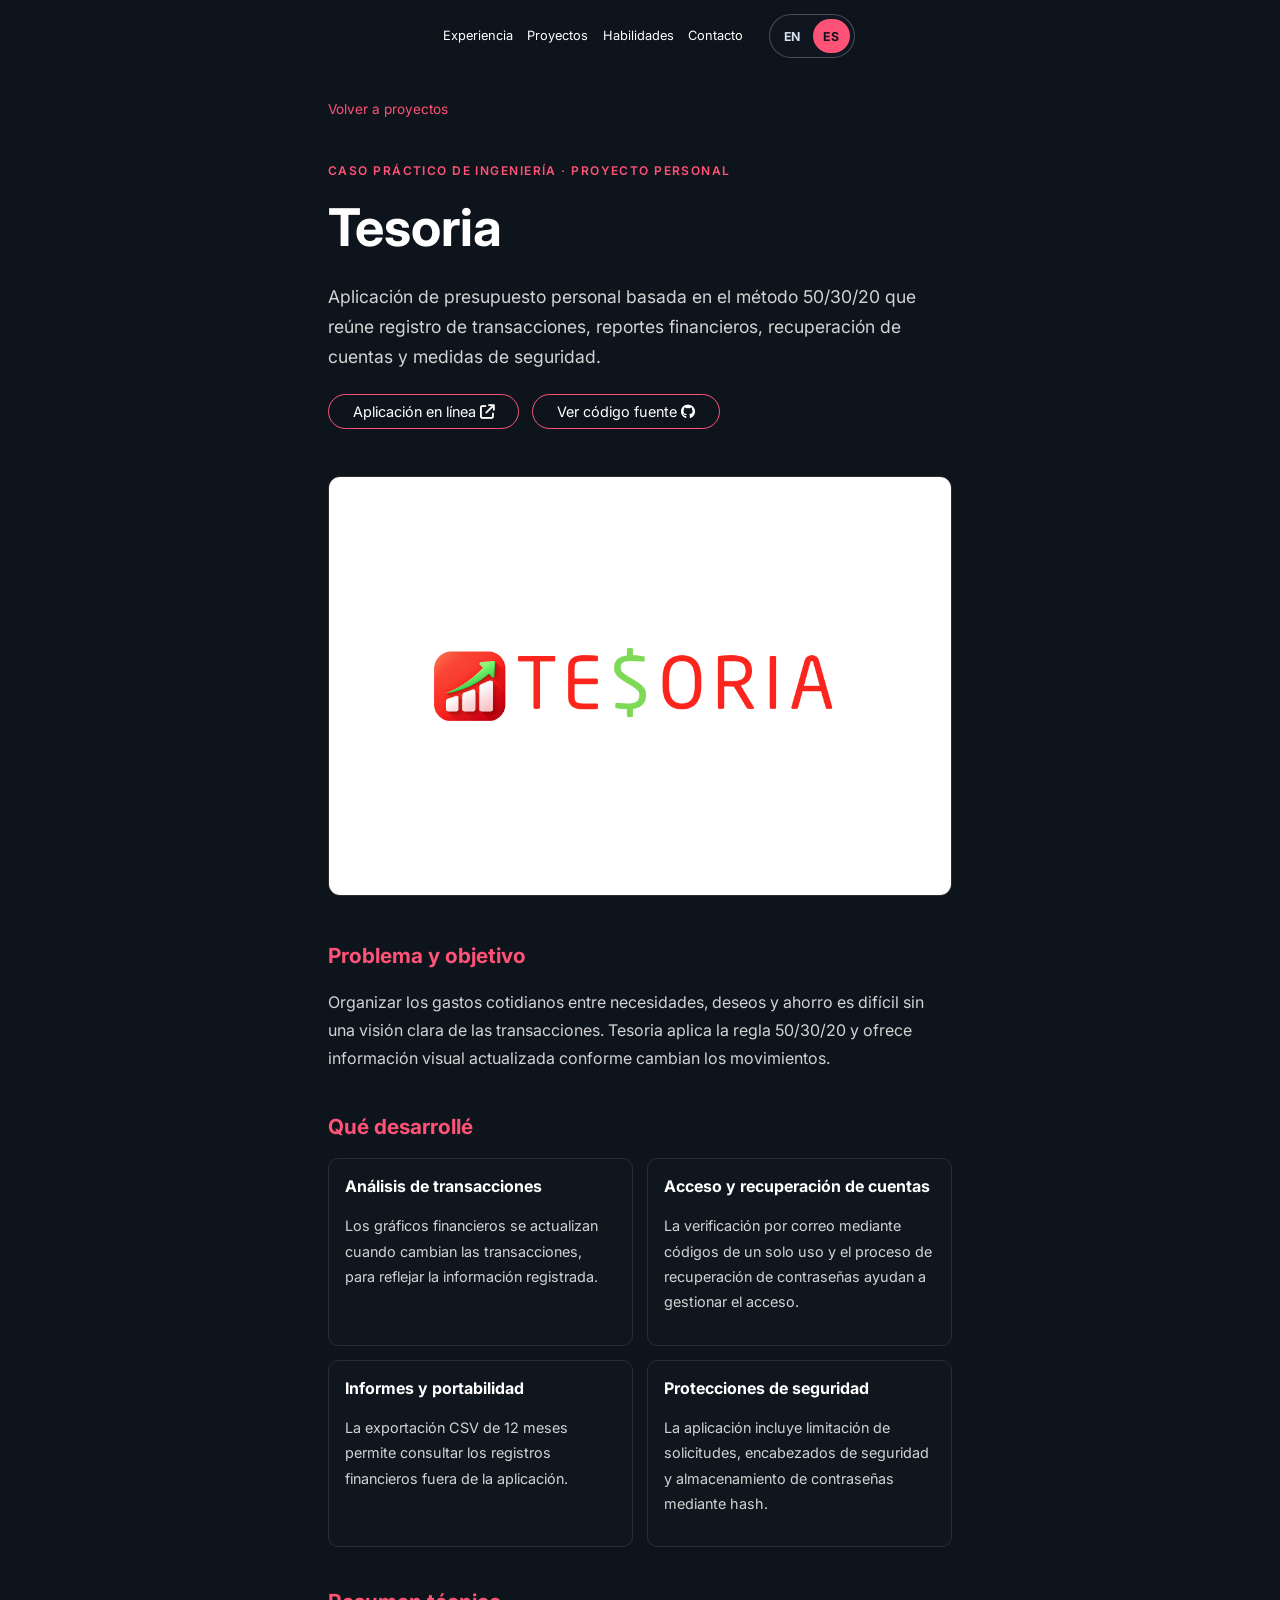
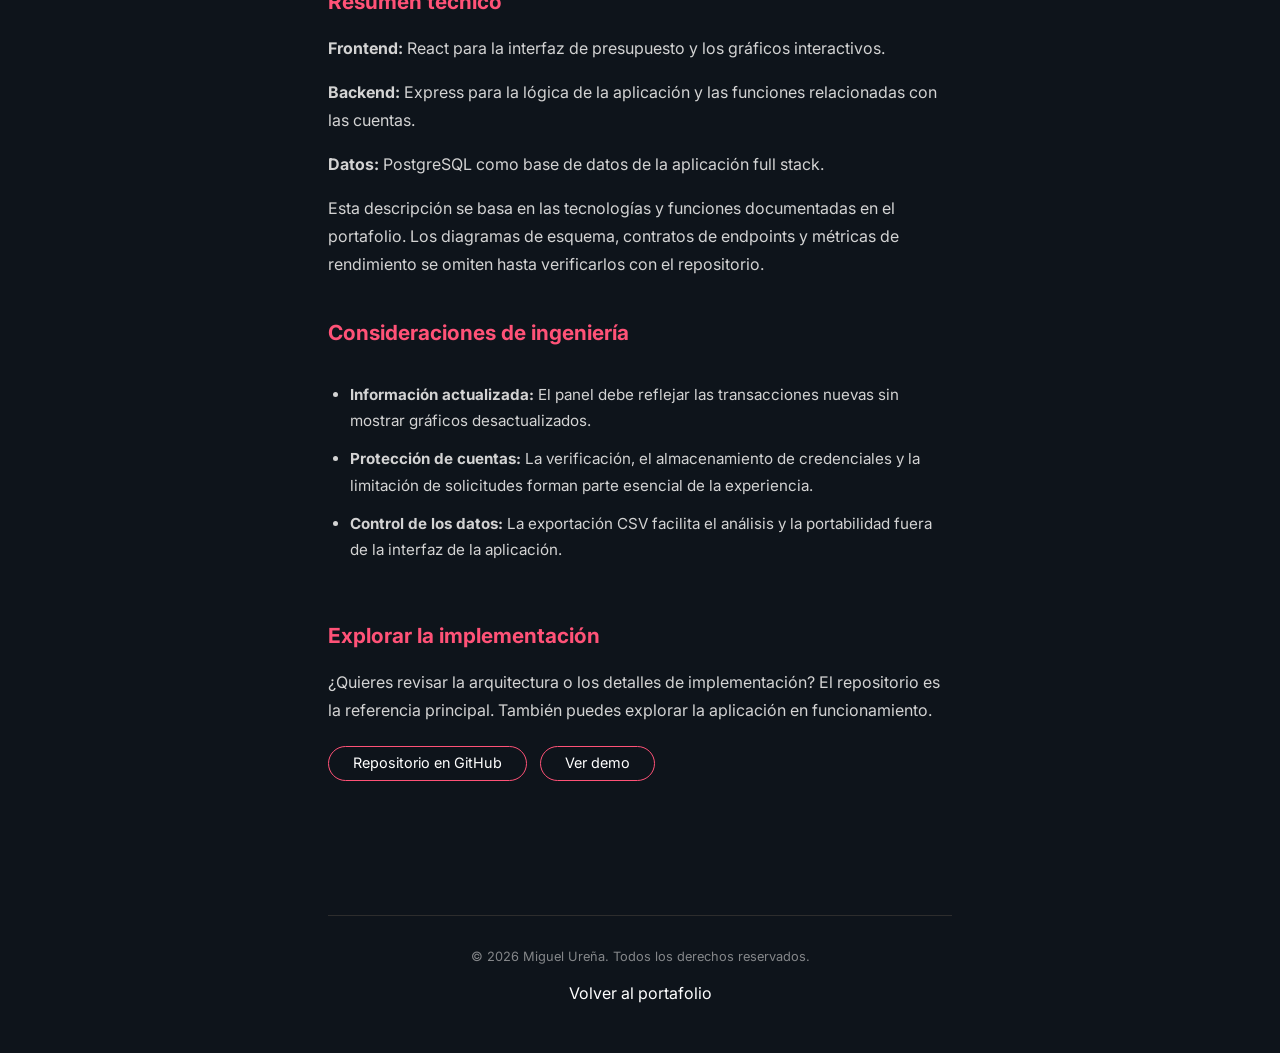
<file: tesoria-case-study-es.html>
<!DOCTYPE html>

<html lang="es">
<head>
<meta charset="utf-8"/>
<meta content="width=device-width, initial-scale=1.0" name="viewport"/>
<meta content="Conoce cómo construí Tesoria, una aplicación de presupuesto con React, Express y PostgreSQL: autenticación, reportes, gestión de datos y medidas de seguridad." name="description"/>
<meta content="Miguel Ureña" name="author"/>
<title>Caso práctico: Tesoria | Miguel Ureña</title>
<link href="https://fonts.googleapis.com/css2?family=Inter:wght@400;600&amp;display=swap" rel="stylesheet"/>
<link href="https://cdnjs.cloudflare.com/ajax/libs/font-awesome/6.5.0/css/all.min.css" rel="stylesheet"/>
<link href="./Assets/styles/styles.css" rel="stylesheet"/>
<meta content="index, follow" name="robots"/>
<meta content="article" property="og:type"/>
<meta content="Miguel Ureña" property="og:site_name"/>
<meta content="Caso práctico: Tesoria | Miguel Ureña" property="og:title"/>
<meta content="Conoce cómo construí Tesoria, una aplicación de presupuesto con React, Express y PostgreSQL: autenticación, reportes, gestión de datos y medidas de seguridad." property="og:description"/>
<meta content="https://miguelurena.dev/tesoria-case-study-es.html" property="og:url"/>
<meta content="https://miguelurena.dev/Assets/Images/social-preview.png" property="og:image"/>
<meta content="1200" property="og:image:width"/>
<meta content="630" property="og:image:height"/>
<meta content="Miguel Ureña — Full Stack Engineer, dark background with pink and white {M} monogram" property="og:image:alt"/>
<meta content="summary_large_image" name="twitter:card"/>
<meta content="Caso práctico: Tesoria | Miguel Ureña" name="twitter:title"/>
<meta content="Conoce cómo construí Tesoria, una aplicación de presupuesto con React, Express y PostgreSQL: autenticación, reportes, gestión de datos y medidas de seguridad." name="twitter:description"/>
<meta content="https://miguelurena.dev/Assets/Images/social-preview.png" name="twitter:image"/>
<link href="https://miguelurena.dev/tesoria-case-study-es.html" rel="canonical"/>
<link href="./Assets/Images/favicon.svg" rel="icon" type="image/svg+xml"/>
<link href="./Assets/Images/favicon-32.png" rel="icon" sizes="32x32" type="image/png"/>
<link href="./Assets/Images/apple-touch-icon.png" rel="apple-touch-icon" sizes="180x180" type="image/png"/>
<link href="https://miguelurena.dev/tesoria-case-study.html" hreflang="en" rel="alternate"/><link href="https://miguelurena.dev/tesoria-case-study-es.html" hreflang="es" rel="alternate"/><link href="https://miguelurena.dev/tesoria-case-study.html" hreflang="x-default" rel="alternate"/><meta content="es_DO" property="og:locale"/></head>
<body class="case-study-page">
<a class="skip-link" href="#case-main">Ir al contenido</a>
<nav aria-label="Navegación principal">
<div class="nav-container">
<a class="mobile-brand" href="./index-es.html#main-hero" aria-label="Ir al inicio"><span class="mobile-brand-mark" aria-hidden="true">{M}</span><span class="mobile-brand-name">Miguel <strong>Ureña</strong></span></a>
<ul>
<li><a href="./index-es.html#experience">Experiencia</a></li>
<li><a href="./index-es.html#projects">Proyectos</a></li>
<li><a href="./index-es.html#skills">Habilidades</a></li>
<li><a href="mailto:anguelmiguel31@gmail.com">Contacto</a></li>
</ul>
<div aria-label="Idioma del sitio" class="language-switch" role="group"><a aria-label="View site in English" class="language-option" href="./tesoria-case-study.html" lang="en">EN</a><a aria-current="page" aria-label="Ver sitio en español" class="language-option" href="./tesoria-case-study-es.html" lang="es">ES</a></div></div>
</nav>
<main class="study-shell" id="case-main">
<a class="see-more" href="./index-es.html#projects">Volver a proyectos</a>
<header class="study-heading">
<p class="study-eyebrow">CASO PRÁCTICO DE INGENIERÍA · PROYECTO PERSONAL</p>
<h1>Tesoria</h1>
<p class="study-lead">Aplicación de presupuesto personal basada en el método 50/30/20 que reúne registro de transacciones, reportes financieros, recuperación de cuentas y medidas de seguridad.</p>
<div class="study-actions">
<a class="btn secondary-btn" href="https://tesoria.onrender.com/" rel="noopener noreferrer" target="_blank">Aplicación en línea <i aria-hidden="true" class="fas fa-arrow-up-right-from-square"></i></a><a class="btn secondary-btn" href="https://github.com/miguelangelurena/tesoria" rel="noopener noreferrer" target="_blank">Ver código fuente <i aria-hidden="true" class="fab fa-github"></i></a>
</div>
</header>
<img alt="Captura de pantalla del panel de Tesoria" class="study-hero-image" decoding="async" src="./Assets/Images/tesoria-thumbnail.png"/>
<section class="study-section">
<h2>Problema y objetivo</h2>
<p>Organizar los gastos cotidianos entre necesidades, deseos y ahorro es difícil sin una visión clara de las transacciones. Tesoria aplica la regla 50/30/20 y ofrece información visual actualizada conforme cambian los movimientos.</p>
</section>
<section class="study-section">
<h2>Qué desarrollé</h2>
<div class="study-feature-grid">
<article>
<h3>Análisis de transacciones</h3>
<p>Los gráficos financieros se actualizan cuando cambian las transacciones, para reflejar la información registrada.</p>
</article>
<article>
<h3>Acceso y recuperación de cuentas</h3>
<p>La verificación por correo mediante códigos de un solo uso y el proceso de recuperación de contraseñas ayudan a gestionar el acceso.</p>
</article>
<article>
<h3>Informes y portabilidad</h3>
<p>La exportación CSV de 12 meses permite consultar los registros financieros fuera de la aplicación.</p>
</article>
<article>
<h3>Protecciones de seguridad</h3>
<p>La aplicación incluye limitación de solicitudes, encabezados de seguridad y almacenamiento de contraseñas mediante hash.</p>
</article>
</div>
</section>
<section class="study-section">
<h2>Resumen técnico</h2>
<p><strong>Frontend:</strong> React para la interfaz de presupuesto y los gráficos interactivos.</p>
<p><strong>Backend:</strong> Express para la lógica de la aplicación y las funciones relacionadas con las cuentas.</p>
<p><strong>Datos:</strong> PostgreSQL como base de datos de la aplicación full stack.</p>
<p>Esta descripción se basa en las tecnologías y funciones documentadas en el portafolio. Los diagramas de esquema, contratos de endpoints y métricas de rendimiento se omiten hasta verificarlos con el repositorio.</p>
</section>
<section class="study-section">
<h2>Consideraciones de ingeniería</h2>
<ul class="study-list">
<li><strong>Información actualizada:</strong> El panel debe reflejar las transacciones nuevas sin mostrar gráficos desactualizados.</li>
<li><strong>Protección de cuentas:</strong> La verificación, el almacenamiento de credenciales y la limitación de solicitudes forman parte esencial de la experiencia.</li>
<li><strong>Control de los datos:</strong> La exportación CSV facilita el análisis y la portabilidad fuera de la interfaz de la aplicación.</li>
</ul>
</section>
<section class="study-section">
<h2>Explorar la implementación</h2>
<p>¿Quieres revisar la arquitectura o los detalles de implementación? El repositorio es la referencia principal. También puedes explorar la aplicación en funcionamiento.</p>
<div class="study-actions">
<a class="btn secondary-btn" href="https://github.com/miguelangelurena/tesoria" rel="noopener noreferrer" target="_blank">Repositorio en GitHub</a><a class="btn secondary-btn" href="https://tesoria.onrender.com/" rel="noopener noreferrer" target="_blank">Ver demo</a>
</div>
</section>
</main>
<footer id="contact">
<div class="footer-inner">
<p class="footer-copy">© 2026 Miguel Ureña. Todos los derechos reservados.</p>
<p><a href="./index-es.html">Volver al portafolio</a></p>
</div>
</footer>

<!-- Mobile-first floating app navigation -->
<nav class="mobile-dock" aria-label="Navegación móvil"><div class="mobile-dock-inner"><a class="mobile-tab" data-section="home" href="./index-es.html#main-hero"><svg viewBox="0 0 24 24" aria-hidden="true"><path d="m3 10 9-7 9 7v9a2 2 0 0 1-2 2h-4v-7H9v7H5a2 2 0 0 1-2-2z"/></svg><span>Inicio</span></a><a class="mobile-tab" data-section="work" href="./index-es.html#experience"><svg viewBox="0 0 24 24" aria-hidden="true"><rect x="3" y="7" width="18" height="14" rx="2"/><path d="M8 7V5a2 2 0 0 1 2-2h4a2 2 0 0 1 2 2v2M3 12c5.5 3.6 12.5 3.6 18 0M12 13v3"/></svg><span>Experiencia</span></a><a class="mobile-tab is-active" data-section="projects" href="./index-es.html#projects" aria-current="location"><svg viewBox="0 0 24 24" aria-hidden="true"><rect x="3" y="3" width="7" height="7" rx="1.5"/><rect x="14" y="3" width="7" height="7" rx="1.5"/><rect x="3" y="14" width="7" height="7" rx="1.5"/><rect x="14" y="14" width="7" height="7" rx="1.5"/></svg><span>Proyectos</span></a><a class="mobile-tab" data-section="contact" href="./index-es.html#contact"><svg viewBox="0 0 24 24" aria-hidden="true"><rect x="3" y="5" width="18" height="14" rx="2"/><path d="m3 7 9 7 9-7"/></svg><span>Contacto</span></a></div></nav>
<script src="./Assets/styles/scripts.js"></script>
</body>
</html>
</file>
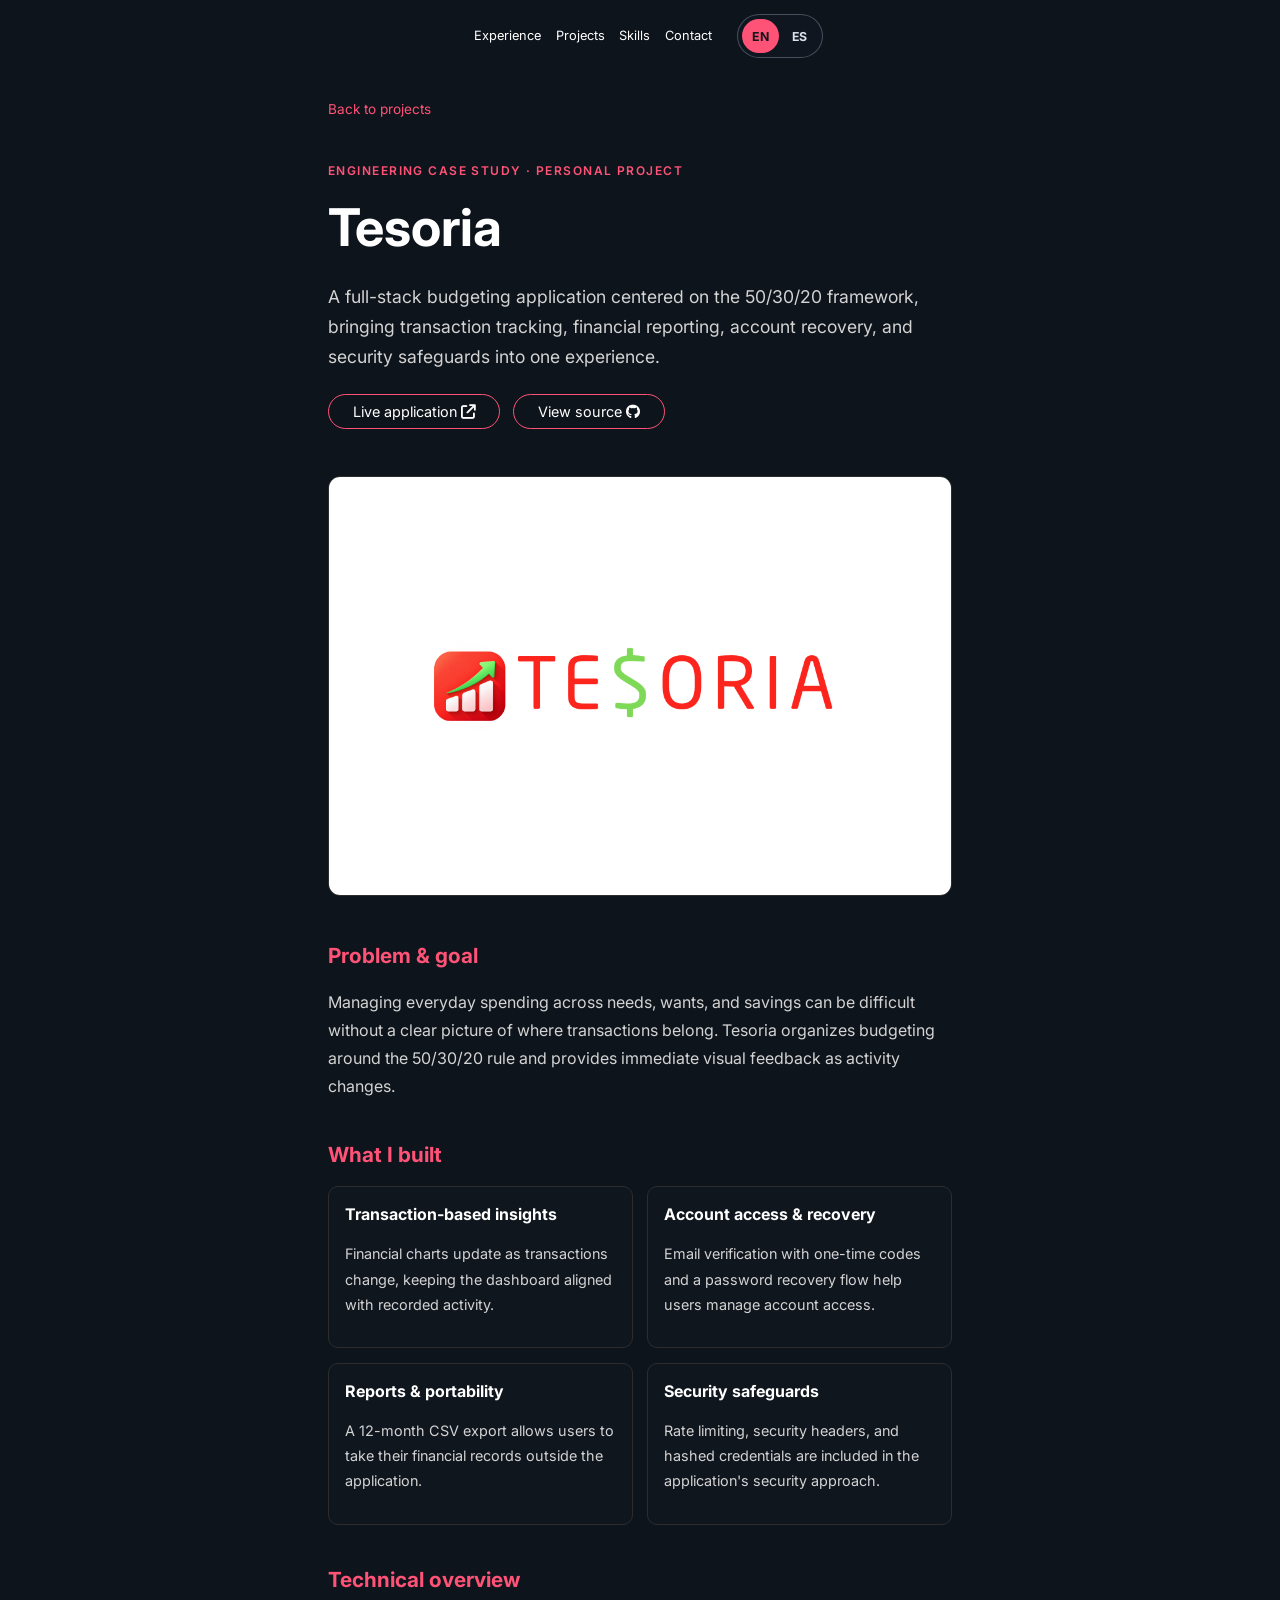
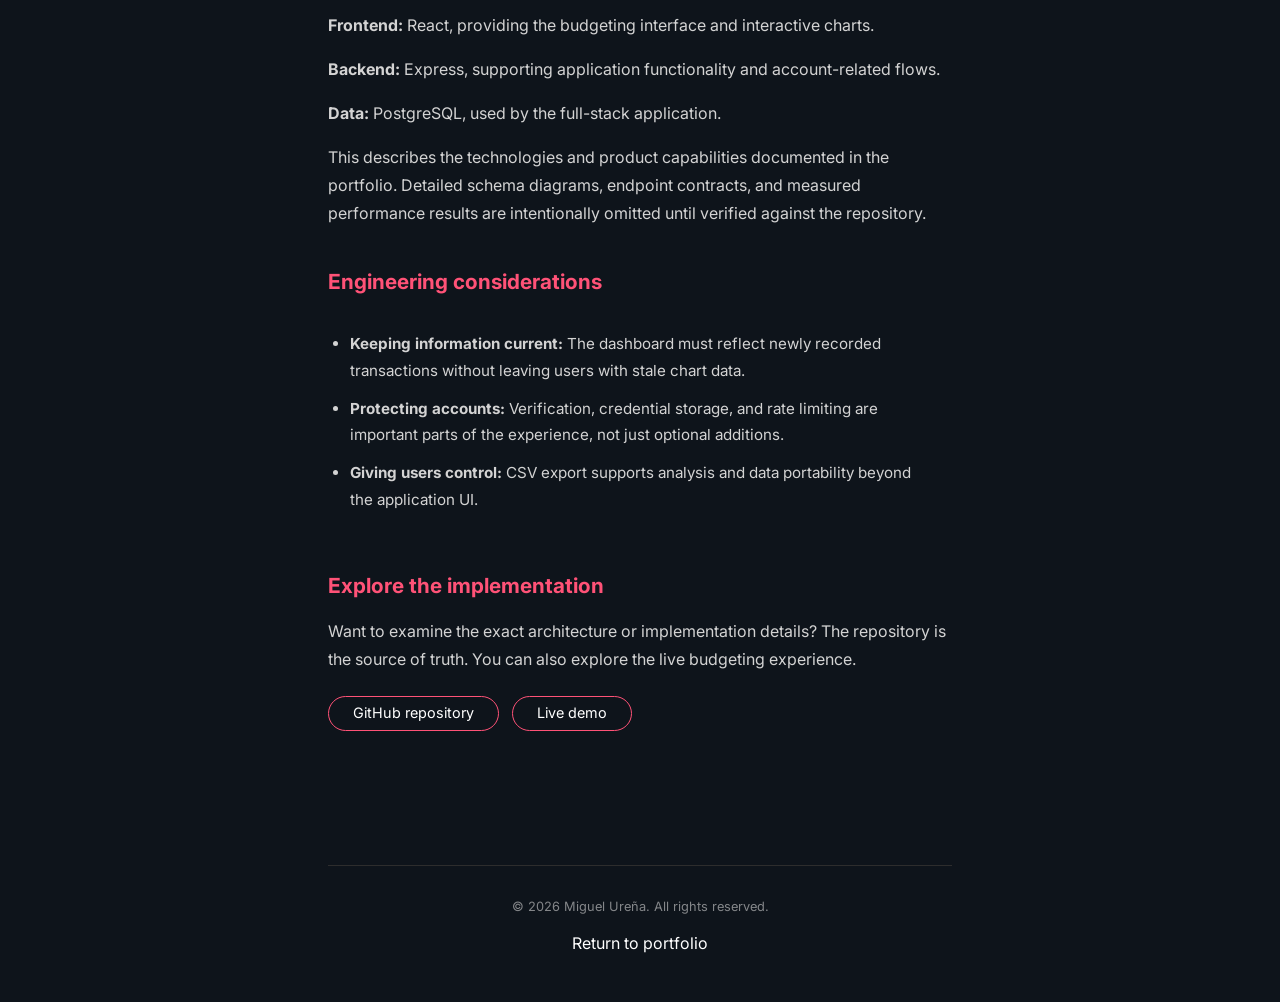
<file: tesoria-case-study.html>
<!DOCTYPE html>

<html lang="en">
<head>
<meta charset="utf-8"/>
<meta content="width=device-width, initial-scale=1.0" name="viewport"/>
<meta content="Explore the engineering behind Tesoria, a full-stack budgeting app built with React, Express, and PostgreSQL, featuring authentication, reporting, and security safeguards." name="description"/>
<meta content="Miguel Ureña" name="author"/>
<title>Tesoria Case Study | Miguel Ureña</title>
<link href="https://fonts.googleapis.com/css2?family=Inter:wght@400;600&amp;display=swap" rel="stylesheet"/>
<link href="https://cdnjs.cloudflare.com/ajax/libs/font-awesome/6.5.0/css/all.min.css" rel="stylesheet"/>
<link href="./Assets/styles/styles.css" rel="stylesheet"/>
<meta content="index, follow" name="robots"/>
<meta content="article" property="og:type"/>
<meta content="Miguel Ureña" property="og:site_name"/>
<meta content="Tesoria Case Study | Miguel Ureña" property="og:title"/>
<meta content="Explore the engineering behind Tesoria, a full-stack budgeting app built with React, Express, and PostgreSQL, featuring authentication, reporting, and security safeguards." property="og:description"/>
<meta content="https://miguelurena.dev/tesoria-case-study.html" property="og:url"/>
<meta content="https://miguelurena.dev/Assets/Images/social-preview.png" property="og:image"/>
<meta content="1200" property="og:image:width"/>
<meta content="630" property="og:image:height"/>
<meta content="Miguel Ureña — Full Stack Engineer, dark background with pink and white {M} monogram" property="og:image:alt"/>
<meta content="summary_large_image" name="twitter:card"/>
<meta content="Tesoria Case Study | Miguel Ureña" name="twitter:title"/>
<meta content="Explore the engineering behind Tesoria, a full-stack budgeting app built with React, Express, and PostgreSQL, featuring authentication, reporting, and security safeguards." name="twitter:description"/>
<meta content="https://miguelurena.dev/Assets/Images/social-preview.png" name="twitter:image"/>
<link href="https://miguelurena.dev/tesoria-case-study.html" rel="canonical"/>
<link href="./Assets/Images/favicon.svg" rel="icon" type="image/svg+xml"/>
<link href="./Assets/Images/favicon-32.png" rel="icon" sizes="32x32" type="image/png"/>
<link href="./Assets/Images/apple-touch-icon.png" rel="apple-touch-icon" sizes="180x180" type="image/png"/>
<link href="https://miguelurena.dev/tesoria-case-study.html" hreflang="en" rel="alternate"/><link href="https://miguelurena.dev/tesoria-case-study-es.html" hreflang="es" rel="alternate"/><link href="https://miguelurena.dev/tesoria-case-study.html" hreflang="x-default" rel="alternate"/><meta content="en_US" property="og:locale"/></head>
<body class="case-study-page">
<a class="skip-link" href="#case-main">Skip to content</a>
<nav aria-label="Primary navigation">
<div class="nav-container">
<a class="mobile-brand" href="./index.html#main-hero" aria-label="Go to homepage"><span class="mobile-brand-mark" aria-hidden="true">{M}</span><span class="mobile-brand-name">Miguel <strong>Ureña</strong></span></a>
<ul>
<li><a href="./index.html#experience">Experience</a></li>
<li><a href="./index.html#projects">Projects</a></li>
<li><a href="./index.html#skills">Skills</a></li>
<li><a href="mailto:anguelmiguel31@gmail.com">Contact</a></li>
</ul>
<div aria-label="Site language" class="language-switch" role="group"><a aria-current="page" aria-label="View site in English" class="language-option" href="./tesoria-case-study.html" lang="en">EN</a><a aria-label="Ver sitio en español" class="language-option" href="./tesoria-case-study-es.html" lang="es">ES</a></div></div>
</nav>
<main class="study-shell" id="case-main">
<a class="see-more" href="./index.html#projects">Back to projects</a>
<header class="study-heading">
<p class="study-eyebrow">ENGINEERING CASE STUDY · PERSONAL PROJECT</p>
<h1>Tesoria</h1>
<p class="study-lead">
          A full-stack budgeting application centered on the 50/30/20 framework,
          bringing transaction tracking, financial reporting, account recovery,
          and security safeguards into one experience.
        </p>
<div class="study-actions">
<a class="btn secondary-btn" href="https://tesoria.onrender.com/" rel="noopener noreferrer" target="_blank">Live application
            <i aria-hidden="true" class="fas fa-arrow-up-right-from-square"></i></a><a class="btn secondary-btn" href="https://github.com/miguelangelurena/tesoria" rel="noopener noreferrer" target="_blank">View source <i aria-hidden="true" class="fab fa-github"></i></a>
</div>
</header>
<img alt="Screenshot of the Tesoria budgeting dashboard" class="study-hero-image" decoding="async" src="./Assets/Images/tesoria-thumbnail.png"/>
<section class="study-section">
<h2>Problem &amp; goal</h2>
<p>
          Managing everyday spending across needs, wants, and savings can be
          difficult without a clear picture of where transactions belong.
          Tesoria organizes budgeting around the 50/30/20 rule and provides
          immediate visual feedback as activity changes.
        </p>
</section>
<section class="study-section">
<h2>What I built</h2>
<div class="study-feature-grid">
<article>
<h3>Transaction-based insights</h3>
<p>
              Financial charts update as transactions change, keeping the
              dashboard aligned with recorded activity.
            </p>
</article>
<article>
<h3>Account access &amp; recovery</h3>
<p>
              Email verification with one-time codes and a password recovery
              flow help users manage account access.
            </p>
</article>
<article>
<h3>Reports &amp; portability</h3>
<p>
              A 12-month CSV export allows users to take their financial records
              outside the application.
            </p>
</article>
<article>
<h3>Security safeguards</h3>
<p>
              Rate limiting, security headers, and hashed credentials are
              included in the application's security approach.
            </p>
</article>
</div>
</section>
<section class="study-section">
<h2>Technical overview</h2>
<p>
<strong>Frontend:</strong> React, providing the budgeting interface
          and interactive charts.
        </p>
<p>
<strong>Backend:</strong> Express, supporting application
          functionality and account-related flows.
        </p>
<p>
<strong>Data:</strong> PostgreSQL, used by the full-stack application.
        </p>
<p>
          This describes the technologies and product capabilities documented in
          the portfolio. Detailed schema diagrams, endpoint contracts, and
          measured performance results are intentionally omitted until verified
          against the repository.
        </p>
</section>
<section class="study-section">
<h2>Engineering considerations</h2>
<ul class="study-list">
<li>
<strong>Keeping information current:</strong> The dashboard must
            reflect newly recorded transactions without leaving users with stale
            chart data.
          </li>
<li>
<strong>Protecting accounts:</strong> Verification, credential
            storage, and rate limiting are important parts of the experience,
            not just optional additions.
          </li>
<li>
<strong>Giving users control:</strong> CSV export supports analysis
            and data portability beyond the application UI.
          </li>
</ul>
</section>
<section class="study-section">
<h2>Explore the implementation</h2>
<p>
          Want to examine the exact architecture or implementation details? The
          repository is the source of truth. You can also explore the live
          budgeting experience.
        </p>
<div class="study-actions">
<a class="btn secondary-btn" href="https://github.com/miguelangelurena/tesoria" rel="noopener noreferrer" target="_blank">GitHub repository</a><a class="btn secondary-btn" href="https://tesoria.onrender.com/" rel="noopener noreferrer" target="_blank">Live demo</a>
</div>
</section>
</main>
<footer id="contact">
<div class="footer-inner">
<p class="footer-copy">© 2026 Miguel Ureña. All rights reserved.</p>
<p><a href="./index.html">Return to portfolio</a></p>
</div>
</footer>

<!-- Mobile-first floating app navigation -->
<nav class="mobile-dock" aria-label="Mobile navigation"><div class="mobile-dock-inner"><a class="mobile-tab" data-section="home" href="./index.html#main-hero"><svg viewBox="0 0 24 24" aria-hidden="true"><path d="m3 10 9-7 9 7v9a2 2 0 0 1-2 2h-4v-7H9v7H5a2 2 0 0 1-2-2z"/></svg><span>Home</span></a><a class="mobile-tab" data-section="work" href="./index.html#experience"><svg viewBox="0 0 24 24" aria-hidden="true"><rect x="3" y="7" width="18" height="14" rx="2"/><path d="M8 7V5a2 2 0 0 1 2-2h4a2 2 0 0 1 2 2v2M3 12c5.5 3.6 12.5 3.6 18 0M12 13v3"/></svg><span>Experience</span></a><a class="mobile-tab is-active" data-section="projects" href="./index.html#projects" aria-current="location"><svg viewBox="0 0 24 24" aria-hidden="true"><rect x="3" y="3" width="7" height="7" rx="1.5"/><rect x="14" y="3" width="7" height="7" rx="1.5"/><rect x="3" y="14" width="7" height="7" rx="1.5"/><rect x="14" y="14" width="7" height="7" rx="1.5"/></svg><span>Projects</span></a><a class="mobile-tab" data-section="contact" href="./index.html#contact"><svg viewBox="0 0 24 24" aria-hidden="true"><rect x="3" y="5" width="18" height="14" rx="2"/><path d="m3 7 9 7 9-7"/></svg><span>Contact</span></a></div></nav>
<script src="./Assets/styles/scripts.js"></script>
</body>
</html>
</file>
<file: Assets/styles/styles.css>
:root {
  --color-bg: #0e141b;
  --color-bg-offset: #d3d3d3;
  --color-text: #ffffff;
  --color-text-offset: #d3d3d3;
  --color-border: #2d2d2d;
  --color-primary: #ff5277;
  --color-primary-offset: #ff2957;
  --color-secondary: #43a9a3;
  --font-family: "Inter", sans-serif;
}

body {
  font-family: var(--font-family);
  background-color: var(--color-bg);
  color: var(--color-text);
  line-height: 1.4;
  max-width: 650px;
  width: 100%;
  margin-inline: auto;
}

.highlight {
  color: var(--color-primary);
}

nav {
  position: sticky;
  top: 0;
  z-index: 1000;
  background-color: transparent;
  display: flex;
  justify-content: center;
  transition: background-color 0.5s ease;
}

nav .nav-container {
  max-width: 450px;
  margin: 0.4rem auto;
}

ul {
  list-style: none;
  display: flex;
  padding: 0.4rem 1rem;
  margin: 0;
  background-color: transparent;
  border-radius: 80px;
  transition: background-color 0.5s ease;
}

ul.scrolled {
  background-color: rgb(20, 20, 20);
  border: 1px solid rgb(65, 65, 65);
}

li {
  margin: 0 1rem;
  font-size: 0.8rem;
}

a {
  text-decoration: none;
  color: var(--color-text);
  transition: color 0.3s ease;
}

a:hover,
a.active {
  color: var(--color-primary);
}

#main-hero {
  padding: 2rem 1rem;
}

.hero-content {
  text-align: left;
  margin: 0 auto;
}

.hero-content img {
  height: auto;
  width: 128px;
  border-radius: 100%;
}

.hero-content h1 {
  color: var(--color-text);
  font-size: 2.5rem;
  margin-bottom: 1rem;
}

.hero-content p {
  font-size: 1.2rem;
  color: var(--color-text-offset);
  margin-bottom: 2rem;
  max-width: 500px;
}

.hero-buttons {
  display: flex;
  justify-content: left;
  gap: 1rem;
}

.btn {
  padding: 0.4rem 1.5rem;
  text-decoration: none;
  font-size: 0.9rem;
  border-radius: 25px;
  transition: all 0.3s ease;
}

.secondary-btn {
  background-color: transparent;
  border: 1px solid var(--color-primary);
}

.secondary-btn:hover {
  background-color: var(--color-primary);
  color: var(--color-text);
}

#experience {
  padding: 1rem 1.5rem;
  margin: 2rem auto;
}

.experience-header {
  display: flex;
  align-items: center;
  gap: 10px;
  font-size: 1.5rem;
  margin-bottom: 2rem;
}

.experience-header i {
  color: var(--color-primary);
}

.timeline {
  position: relative;
  padding-left: 1.5rem;
}

.timeline::before {
  content: "";
  position: absolute;
  left: 0;
  top: 8px;
  bottom: 8px;
  width: 1px;
  background: linear-gradient(to bottom,
      var(--color-primary) 0%,
      rgba(255, 82, 119, 0.1) 100%);
}

.timeline-item {
  position: relative;
  margin-bottom: 1.25rem;
}

.timeline-item:last-child {
  margin-bottom: 0;
}

.timeline-dot {
  position: absolute;
  left: -1.5rem;
  top: 1.15rem;
  transform: translateX(-50%);
  width: 10px;
  height: 10px;
  border-radius: 50%;
  background-color: var(--color-primary);
  border: 2px solid var(--color-bg);
  box-shadow: 0 0 0 1px var(--color-primary);
  transition: transform 0.2s ease;
  z-index: 1;
}

.timeline-content {
  background: rgb(16, 22, 30);
  border: 1px solid rgba(255, 255, 255, 0.07);
  border-radius: 12px;
  padding: 1.2rem 1.4rem;
  transition:
    border-color 0.25s ease,
    transform 0.2s ease;
}

.timeline-item:hover .timeline-content {
  border-color: rgba(255, 82, 119, 0.25);
  transform: translateX(3px);
}

.tl-top {
  display: flex;
  align-items: center;
  gap: 0.9rem;
  margin-bottom: 0.75rem;
}

.tl-logo {
  width: 40px;
  height: 40px;
  border-radius: 9px;
  border: 1px solid rgba(255, 255, 255, 0.08);
  background: rgba(255, 255, 255, 0.04);
  overflow: hidden;
  flex-shrink: 0;
  display: flex;
  align-items: center;
  justify-content: center;
}

.tl-logo img {
  width: 100%;
  height: 100%;
  object-fit: cover;
  border-radius: 8px;
}

.tl-meta {
  flex: 1;
}

.tl-tags {
  display: flex;
  flex-wrap: wrap;
  gap: 0.35rem;
}

.tl-tag {
  font-size: 0.7rem;
  padding: 0.15rem 0.5rem;
  border-radius: 5px;
  background: rgba(255, 255, 255, 0.04);
  color: #7a8a99;
  border: 1px solid rgba(255, 255, 255, 0.08);
}

.job-title {
  font-weight: 600;
  font-size: 0.97rem;
  color: var(--color-primary);
  margin: 0;
}

.company-name {
  font-size: 0.82rem;
  color: #888;
  font-weight: 400;
  margin: 2px 0 0;
}

.tl-badge {
  font-size: 0.68rem;
  padding: 0.18rem 0.6rem;
  border-radius: 20px;
  font-weight: 500;
  flex-shrink: 0;
}

.badge-current {
  background: rgba(255, 82, 119, 0.12);
  color: var(--color-primary);
  border: 1px solid rgba(255, 82, 119, 0.22);
}

.badge-past {
  background: rgba(255, 255, 255, 0.05);
  color: #777;
  border: 1px solid rgba(255, 255, 255, 0.1);
}

.description {
  font-size: 0.88rem;
  color: #a0aab4;
  line-height: 1.65;
  margin-bottom: 0.9rem;
  text-align: left;
}

footer {
  margin-top: 2rem;
  padding: 0 1.5rem 1.5rem;
  text-align: center;
}

.footer-inner {
  margin: 0 auto;
  border-top: 1px solid var(--color-border);
  padding-top: 2rem;
}

.footer-top {
  display: flex;
  align-items: center;
  justify-content: space-between;
  margin-bottom: 1.5rem;
}

.footer-name {
  font-size: 1.1rem;
  font-weight: 600;
  color: var(--color-text);
  letter-spacing: 0.01em;
}

.back-to-top {
  display: flex;
  align-items: center;
  justify-content: center;
  width: 36px;
  height: 36px;
  border: 1px solid var(--color-primary);
  border-radius: 50%;
  color: var(--color-primary);
  font-size: 0.85rem;
  transition: all 0.3s ease;
}

.back-to-top:hover {
  background-color: var(--color-primary);
  color: var(--color-text);
}

footer .social-media-links {
  display: flex;
  justify-content: center;
  flex-wrap: wrap;
  list-style: none;
  padding: 0;
  margin: 0 0 1.5rem;
  gap: 0.5rem 1.5rem;
}

footer .social-media-links li {
  margin: 0;
}

footer .social-media-links a {
  display: flex;
  align-items: center;
  gap: 0.4rem;
  font-size: 0.9rem;
  color: var(--color-text-offset);
  transition: color 0.3s ease;
}

footer .social-media-links a:hover {
  color: var(--color-primary);
}

footer .social-media-links i {
  font-size: 1rem;
}

.footer-copy {
  font-size: 0.8rem;
  color: var(--color-text-offset);
  margin: 0;
  opacity: 0.6;
}

.see-more {
  display: inline-flex;
  align-items: center;
  gap: 0.3rem;
  font-size: 0.78rem;
  color: var(--color-primary);
  text-decoration: none;
  transition: color 0.2s ease;
  flex-shrink: 0;
}

.see-more:hover {
  color: var(--color-primary-offset);
}

#projects {
  max-width: 800px;
  padding: 1rem 1.5rem;
  margin: 2rem auto;
  text-align: center;
}

.projects-header {
  display: flex;
  align-items: center;
  gap: 10px;
  font-size: 1.5rem;
  margin-bottom: 1rem;
}

.projects-header i {
  color: var(--color-primary);
}

.projects-grid {
  display: grid;
  grid-template-columns: 1fr;
  gap: 1.5rem;
  justify-items: center;
}

.alphacom-logo {
  border-radius: 10px;
}

.project-card {
  background-color: rgb(20, 20, 20);
  color: var(--color-text);
  width: 100%;
  max-width: 255px;
  padding: 1rem;
  border-radius: 10px;
  border: 1px solid rgba(255, 255, 255, 0.06);
  text-align: left;
  position: relative;
  overflow: hidden;
  transition:
    transform 0.25s ease,
    border-color 0.25s ease;
}

.project-card:hover {
  transform: translateY(-6px);
  border-color: rgba(255, 82, 119, 0.45);
}

.project-card img {
  width: 100%;
  height: 200px;
  border-radius: 10px;
  object-fit: cover;
}

.project-title {
  font-size: 1.2rem;
  font-weight: 600;
  color: var(--color-primary);
  margin-bottom: 0.5rem;
}

.project-description {
  font-size: 0.95rem;
  color: var(--color-text-offset);
  line-height: 1.5;
  margin-bottom: 1rem;
}

.project-links {
  display: flex;
  align-items: center;
  gap: 1rem;
}

.see-more {
  display: inline-flex;
  align-items: center;
  gap: 0.3rem;
  font-size: 0.85rem;
  color: var(--color-primary);
  text-decoration: none;
  transition: color 0.3s ease;
}

.see-more:hover {
  color: var(--color-primary-offset);
  text-decoration: underline;
}

.github-link {
  color: #7a8a99;
  border-left: 1px solid rgba(255, 255, 255, 0.1);
  padding-left: 1rem;
}

.github-link:hover {
  color: var(--color-text);
  text-decoration: none;
}

#about-me {
  padding: 1rem 1.5rem;
  margin: 2rem auto;
  text-align: left;
}

.about-container {
  display: flex;
  gap: 15px;
}

.about-container p {
  max-width: 400px;
}

.about-container img {
  height: auto;
  max-width: 240px;
  border-radius: 10px;
}

.social-media-links {
  list-style-type: none;
}

.social-media-links li {
  margin: 10px 15px;
}

.social-media-links a {
  text-decoration: none;
  font-size: 1.2rem;
  display: flex;
  align-items: center;
  transition: color 0.3s ease;
}

.social-media-links i {
  font-size: 1.5rem;
  margin-right: 5px;
}

#skills {
  padding: 1rem 1.5rem;
  margin: 2rem auto;
}

.skills-header {
  display: flex;
  align-items: center;
  gap: 10px;
  font-size: 1.5rem;
}

.skills-header i {
  color: var(--color-primary);
}

.skills-grid {
  display: grid;
  grid-template-columns: repeat(auto-fit, minmax(250px, 1fr));
  gap: 1.5rem;
}

.skill-card {
  background-color: rgb(20, 20, 20);
  border: 1px solid var(--color-border);
  border-radius: 12px;
  padding: 1rem;
  text-align: left;
  transition:
    transform 0.3s ease,
    box-shadow 0.3s ease;
}

.skill-card:hover {
  transform: translateY(-5px);
  box-shadow: 0 6px 15px rgba(255, 82, 119, 0.2);
}

.skill-category {
  font-size: 1.1rem;
  font-weight: 600;
  color: var(--color-primary);
  margin-bottom: 0.8rem;
}

.skill-list {
  display: flex;
  flex-wrap: wrap;
  gap: 0.5rem;
}

.skill-badge {
  font-size: 0.82rem;
  color: var(--color-text-offset);
  padding: 0.25rem 0.7rem;
  border-radius: 6px;
  background: rgba(255, 255, 255, 0.05);
  border: 1px solid rgba(255, 255, 255, 0.1);
  transition: all 0.3s var(--ease-out-back);
}

.skill-badge:hover {
  border-color: var(--color-primary);
  color: var(--color-text);
  cursor: default;
}

@media (max-width: 425px) {
  .skills-grid {
    grid-template-columns: 1fr;
  }
}

footer {
  margin-top: 2rem;
  padding: 2rem 1.5rem 1.5rem;
  text-align: center;
}

.footer-inner {
  margin: 0 auto;
}

@media (max-width: 768px) {
  .about-container p {
    max-width: 90%;
  }

  .about-container {
    align-items: center;
    justify-content: center;
    text-align: left;
    margin: 10px;
  }

  footer .social-media-links {
    flex-wrap: wrap;
  }
}

@media (max-width: 430px) {
  .description {
    text-align: left;
  }

  .nav-container li {
    font-size: 0.5rem;
    padding: 0;
  }

  .about-container {
    flex-wrap: wrap-reverse;
  }

  footer .social-media-links {
    flex-direction: column;
    gap: 0.8rem;
  }

  .social-media-links i {
    font-size: 1rem;
    margin: 5px 10px;
  }

  .about-container img {
    max-width: 80%;
    height: auto;
  }
}

@media (min-width: 768px) {
  .projects-grid {
    grid-template-columns: repeat(2, 1fr);
  }
}

:root {
  --ease-out-quad: cubic-bezier(0.25, 0.46, 0.45, 0.94);
  --ease-out-back: cubic-bezier(0.34, 1.56, 0.64, 1);
  --ease-out-expo: cubic-bezier(0.19, 1, 0.22, 1);
}

html {
  scroll-behavior: smooth;
}

@keyframes fadeInUp {
  from {
    opacity: 0;
    transform: translateY(30px);
  }

  to {
    opacity: 1;
    transform: translateY(0);
  }
}

@keyframes fadeInLeft {
  from {
    opacity: 0;
    transform: translateX(-30px);
  }

  to {
    opacity: 1;
    transform: translateX(0);
  }
}

@keyframes fadeInRight {
  from {
    opacity: 0;
    transform: translateX(30px);
  }

  to {
    opacity: 1;
    transform: translateX(0);
  }
}

@keyframes scaleIn {
  from {
    opacity: 0;
    transform: scale(0.9);
  }

  to {
    opacity: 1;
    transform: scale(1);
  }
}

@keyframes float {

  0%,
  100% {
    transform: translateY(0px);
  }

  50% {
    transform: translateY(-10px);
  }
}

@keyframes glow {

  0%,
  100% {
    box-shadow: 0 0 5px rgba(255, 82, 119, 0.4);
  }

  50% {
    box-shadow: 0 0 20px rgba(255, 82, 119, 0.8);
  }
}

.fade-in-up {
  opacity: 0;
  transform: translateY(30px);
  transition: all 0.8s var(--ease-out-expo);
}

.fade-in-left {
  opacity: 0;
  transform: translateX(-30px);
  transition: all 0.8s var(--ease-out-expo);
}

.fade-in-right {
  opacity: 0;
  transform: translateX(30px);
  transition: all 0.8s var(--ease-out-expo);
}

.scale-in {
  opacity: 0;
  transform: scale(0.9);
  transition: all 0.6s var(--ease-out-back);
}

.fade-in-up.in-view,
.fade-in-left.in-view,
.fade-in-right.in-view,
.scale-in.in-view {
  opacity: 1;
  transform: translate(0) scale(1);
}

nav .nav-container {
  animation: fadeInDown 0.8s var(--ease-out-quad) forwards;
}

@keyframes fadeInDown {
  from {
    opacity: 0;
    transform: translateY(-20px);
  }

  to {
    opacity: 1;
    transform: translateY(0);
  }
}

.hero-content h1 {
  animation: fadeInUp 1s var(--ease-out-expo) 0.2s both;
}

.hero-content p {
  animation: fadeInUp 1s var(--ease-out-expo) 0.4s both;
}

.hero-buttons {
  animation: fadeInUp 1s var(--ease-out-expo) 0.6s both;
}

.timeline-item {
  opacity: 0;
  transform: translateX(-50px);
  transition: all 0.8s var(--ease-out-expo);
}

.timeline-item:nth-child(even) {
  transform: translateX(50px);
}

.timeline-item.in-view {
  opacity: 1;
  transform: translateX(0);
}

.timeline-dot {
  transition: all 0.4s var(--ease-out-back);
}

.timeline-item:hover .timeline-dot {
  transform: translateX(-50%) scale(1.3);
  background-color: var(--color-primary-offset);
}

.skill-badge {
  transition: all 0.3s var(--ease-out-back);
  position: relative;
  overflow: hidden;
}

.project-card {
  transition: all 0.3s var(--ease-out-back);
  position: relative;
  overflow: hidden;
}

.project-card:hover {
  transform: translateY(-2.5px) scale(1.01);
}

.project-card img {
  transition: transform 0.3s var(--ease-out-expo);
}

.btn {
  position: relative;
  overflow: hidden;
  transition: all 0.4s var(--ease-out-back);
}

.btn::before {
  content: "";
  position: absolute;
  top: 50%;
  left: 50%;
  width: 0;
  height: 0;
  background: rgba(255, 255, 255, 0.1);
  border-radius: 50%;
  transform: translate(-50%, -50%);
  transition:
    width 0.6s,
    height 0.6s;
}

.social-media-links a {
  transition: all 0.3s var(--ease-out-back);
  position: relative;
}

.social-media-links a::after {
  content: "";
  position: absolute;
  bottom: -5px;
  left: 0;
  width: 0;
  height: 2px;
  background: var(--color-primary);
  transition: width 0.3s var(--ease-out-quad);
}

.social-media-links a:hover::after {
  width: 100%;
}

.social-media-links a:hover {
  color: var(--color-primary);
}

.about-container p {
  animation: fadeInLeft 1s var(--ease-out-expo) both;
}

.about-container img {
  animation: fadeInRight 1s var(--ease-out-expo) both;
  transition: transform 0.4s var(--ease-out-back);
}

.experience-header,
.skills-header,
.projects-header {
  animation: fadeInUp 0.8s var(--ease-out-expo) both;
}

img {
  opacity: 0;
  transition: opacity 0.6s var(--ease-out-expo);
}

img.loaded {
  opacity: 1;
}

@media (prefers-reduced-motion: reduce) {
  * {
    animation-duration: 0.01ms !important;
    animation-iteration-count: 1 !important;
    transition-duration: 0.01ms !important;
  }
}

/* Recruiter-focused enhancements and responsive/accessibility fixes */
*,
*::before,
*::after {
  box-sizing: border-box;
}

body {
  max-width: 720px;
  padding-inline: clamp(10px, 2vw, 24px);
  overflow-wrap: anywhere;
}

nav ul {
  align-items: center;
  flex-wrap: wrap;
  justify-content: center;
  gap: 0.15rem;
  padding: 0.55rem 0.7rem;
}

nav li {
  margin: 0 0.38rem;
}

nav a:focus-visible,
.btn:focus-visible,
.see-more:focus-visible,
.back-to-top:focus-visible {
  outline: 2px solid var(--color-primary);
  outline-offset: 4px;
}

.skip-link {
  position: absolute;
  left: 1rem;
  top: -100px;
  z-index: 2000;
  background: #fff;
  color: #10141b;
  padding: 0.7rem 1rem;
  border-radius: 0.4rem;
}

.skip-link:focus {
  top: 1rem;
}

.hero-buttons {
  flex-wrap: wrap;
}

.hero-buttons .btn {
  display: inline-flex;
  align-items: center;
  gap: 0.45rem;
}

.tl-top {
  flex-wrap: wrap;
}

.tl-meta {
  min-width: 0;
}

.tl-footer {
  display: flex;
  align-items: center;
  justify-content: space-between;
  gap: 0.8rem;
  flex-wrap: wrap;
}

.project-links {
  flex-wrap: wrap;
  row-gap: 0.7rem;
}

.case-study-link {
  font-weight: 600;
}

.project-card {
  max-width: none;
  min-width: 0;
}

.projects-grid {
  grid-template-columns: repeat(auto-fit, minmax(min(100%, 260px), 1fr));
  align-items: stretch;
}

.about-container {
  align-items: flex-start;
}

.about-container img {
  max-width: min(42%, 240px);
  object-fit: cover;
}

.study-shell {
  padding: 2rem 1.5rem 3rem;
}

.study-heading {
  padding: 2rem 0 1.5rem;
}

.study-eyebrow {
  color: var(--color-primary);
  font-size: 0.75rem;
  font-weight: 600;
  letter-spacing: 0.12em;
}

.study-heading h1 {
  font-size: clamp(2rem, 7vw, 3.25rem);
  margin: 0.55rem 0;
}

.study-lead {
  font-size: 1.1rem;
  line-height: 1.7;
  color: var(--color-text-offset);
}

.study-actions {
  display: flex;
  flex-wrap: wrap;
  gap: 0.8rem;
  margin: 1.4rem 0;
}

.study-hero-image {
  width: 100%;
  height: auto;
  max-height: 420px;
  object-fit: cover;
  border-radius: 12px;
  border: 1px solid var(--color-border);
}

.study-section {
  margin-top: 2.5rem;
}

.study-section h2 {
  color: var(--color-primary);
  font-size: 1.3rem;
}

.study-section p,
.study-list {
  color: var(--color-text-offset);
  line-height: 1.75;
}

.study-list {
  display: block;
  padding-left: 1.35rem;
  list-style: disc;
}

.study-list li {
  display: list-item;
  font-size: 0.95rem;
  margin: 0.7rem 0;
}

.study-feature-grid {
  display: grid;
  grid-template-columns: repeat(2, minmax(0, 1fr));
  gap: 0.9rem;
}

.study-feature-grid article {
  border: 1px solid var(--color-border);
  border-radius: 10px;
  padding: 1rem;
  background: rgb(16, 22, 30);
}

.study-feature-grid h3 {
  font-size: 1rem;
  margin-top: 0;
}

.study-feature-grid p {
  font-size: 0.9rem;
}

@media (max-width: 600px) {
  body {
    padding-inline: 0;
  }

  .hero-content h1 {
    font-size: 2rem;
  }

  #main-hero {
    padding: 2rem 1.5rem;
  }

  .tl-top {
    gap: 0.55rem;
  }

  .tl-badge {
    margin-left: 0;
  }

  .study-feature-grid {
    grid-template-columns: 1fr;
  }

  .about-container {
    flex-direction: column-reverse;
  }

  .about-container img {
    max-width: 100%;
  }

  .study-shell {
    padding: 1.6rem 1.3rem;
  }

  .hero-buttons .btn {
    justify-content: center;
  }
}

@media (prefers-reduced-motion: reduce) {
  html {
    scroll-behavior: auto;
  }
}

#main-hero {
  position: relative;
  isolation: isolate;
  width: 99vw;
  max-width: none;
  left: 50%;
  transform: translateX(-50%);
  margin: 1.2rem 0 2.8rem;
  padding: 0;
  overflow: hidden;
  background-color: var(--color-bg);
  scroll-margin-top: 6rem;
}

#main-hero::before {
  content: "";
  position: absolute;
  inset: 0;
  z-index: -1;
  pointer-events: none;
  background-image: repeating-linear-gradient(112deg,
      transparent 0,
      transparent 30px,
      rgba(118, 144, 169, 0.13) 31px,
      transparent 32px);
  -webkit-mask-image:
    linear-gradient(to right,
      transparent 32%,
      rgba(0, 0, 0, 0.38) 58%,
      #000 87%),
    linear-gradient(to bottom, #000 0%, #000 45%, transparent 100%);

  mask-image:
    linear-gradient(to right,
      transparent 32%,
      rgba(0, 0, 0, 0.38) 58%,
      #000 87%),
    linear-gradient(to bottom, #000 0%, #000 45%, transparent 100%);

  -webkit-mask-composite: source-in;
  mask-composite: intersect;
}

.hero-stage {
  position: relative;
  width: 100%;
  max-width: 720px;
  min-height: 374px;
  margin-inline: auto;
  border: 0;
  border-radius: 0;
  background: transparent;
  box-shadow: none;
  overflow: visible;
}

#main-hero .hero-content {
  position: relative;
  display: flex;
  flex-direction: column;
  width: 100%;
  min-height: 374px;
  margin: 0;
  padding: 29px 33px 22px;
  text-align: left;
}

.hero-mark {
  display: inline-flex;
  align-items: center;
  justify-content: center;
  align-self: flex-start;
  width: 90px;
  height: 90px;
  border: 1px solid rgba(150, 173, 192, 0.18);
  border-radius: 18px;
  background: #1a2532;
  box-shadow:
    0 5px 10px rgba(0, 0, 0, 0.16),
    inset 0 0 0 1px rgba(255, 255, 255, 0.02);
  font-family:
    ui-monospace, SFMono-Regular, Consolas, "Liberation Mono", monospace;
  font-weight: 800;
  font-size: 2.75rem;
  line-height: 1;
  white-space: nowrap;
}

.hero-mark-brace {
  color: #ff5277;
}

.hero-mark-letter {
  color: #f7f8fa;
}

#main-hero .hero-content h1 {
  margin: 22px 0 0;
  color: #f7f8fb;
  font-size: clamp(2.05rem, 6.4vw, 2.65rem);
  font-weight: 750;
  line-height: 1.15;
  letter-spacing: -0.035em;
  animation: none;
}

#main-hero .hero-content .hero-role {
  margin: 8px 0 0;
  color: #ff5277;
  font-size: 1.16rem;
  font-weight: 700;
  line-height: 1.4;
  max-width: none;
  animation: none;
}

#main-hero .hero-content .hero-intro {
  margin: 13px 0 18px;
  color: #b9c0ca;
  font-size: 0.98rem;
  line-height: 1.55;
  max-width: 370px;
  animation: none;
}

.hero-bottom {
  display: flex;
  align-items: center;
  justify-content: space-between;
  gap: 14px;
  margin-top: auto;
  padding-top: 12px;
  border-top: 1px solid rgba(157, 174, 193, 0.24);
}

.hero-domain {
  font-size: 0.82rem;
  color: #9eaab9;
  white-space: nowrap;
}

.hero-domain:hover {
  color: #e0e7ef;
}

.hero-actions {
  display: flex;
  align-items: center;
  flex-wrap: wrap;
  justify-content: flex-end;
  gap: 5px 15px;
}

.hero-actions a {
  font-size: 0.8rem;
  color: #c6cfda;
  white-space: nowrap;
}

.hero-actions a:hover {
  color: #ff5277;
}

.hero-bottom a:focus-visible {
  outline: 2px solid #ff5277;
  outline-offset: 4px;
  border-radius: 2px;
}

@media (max-width: 600px) {
  #main-hero {
    margin: 1rem 0 2.3rem;
  }

  .hero-stage {
    min-height: 356px;
  }

  #main-hero .hero-content {
    min-height: 356px;
    padding: 23px 24px 19px;
  }

  .hero-mark {
    width: 72px;
    height: 72px;
    border-radius: 16px;
    font-size: 2.25rem;
  }

  #main-hero .hero-content h1 {
    font-size: clamp(1.88rem, 7.8vw, 2.45rem);
    margin-top: 24px;
  }

  #main-hero .hero-content .hero-role {
    font-size: 1.06rem;
    margin-top: 7px;
  }

  #main-hero .hero-content .hero-intro {
    font-size: 0.9rem;
    margin-top: 13px;
  }

  #main-hero::before {
    -webkit-mask-image: linear-gradient(to right,
        transparent 42%,
        rgba(0, 0, 0, 0.36) 73%,
        #000 100%);
    mask-image: linear-gradient(to right,
        transparent 42%,
        rgba(0, 0, 0, 0.36) 73%,
        #000 100%);
  }

  .hero-bottom {
    flex-wrap: wrap;
    align-items: flex-start;
    gap: 8px 16px;
  }

  .hero-actions {
    justify-content: flex-start;
    gap: 6px 13px;
  }

  .hero-actions a,
  .hero-domain {
    font-size: 0.76rem;
  }
}

@media (max-width: 390px) {
  #main-hero .hero-content {
    padding: 22px 20px 18px;
  }

  .hero-wide-break {
    display: none;
  }

  .hero-bottom {
    flex-direction: column;
    align-items: flex-start;
  }
}

@media (prefers-reduced-motion: reduce) {

  #main-hero .hero-content h1,
  #main-hero .hero-content p {
    animation: none !important;
  }
}

#projects {
  scroll-margin-top: 100px;
}

@media (max-width: 760px) {
  .timeline-item:nth-child(even):not(.in-view) {
    transform: translateX(0);
  }
}


/* Bilingual resume downloads — prominent, keyboard-friendly, responsive. */
.resume-downloads {
  margin: 0 0 22px;
  scroll-margin-top: 96px;
}

.resume-downloads-label {
  display: block;
  margin-bottom: 10px;
  color: #d4dbe4;
  font-size: 0.79rem;
  font-weight: 600;
  letter-spacing: 0.02em;
}

.resume-downloads-label span {
  color: #728296;
  margin-inline: 5px;
}

.resume-download-actions {
  display: flex;
  flex-wrap: wrap;
  align-items: stretch;
  gap: 10px;
}

.resume-download-link {
  display: inline-flex;
  align-items: center;
  justify-content: center;
  gap: 10px;
  min-height: 44px;
  padding: 10px 15px;
  border: 1px solid rgba(255, 82, 119, 0.50);
  border-radius: 9px;
  background: rgba(255, 82, 119, 0.12);
  color: #f7f8fa;
  font-size: 0.86rem;
  font-weight: 600;
  transition: transform 160ms ease, border-color 160ms ease, background 160ms ease;
}

.resume-download-link:nth-child(2) {
  background: rgba(255, 255, 255, 0.045);
  border-color: rgba(168, 185, 202, 0.32);
}

.resume-download-link .fa-file-pdf {
  color: #ff6e91;
}

.resume-download-link .fa-download {
  font-size: 0.73rem;
  color: #d6dee8;
}

.resume-filetype {
  color: #aeb9c8;
  font-size: 0.65rem;
  letter-spacing: 0.06em;
  font-weight: 600;
}

.resume-download-link:hover {
  transform: translateY(-2px);
  color: #ffffff;
  border-color: #ff5277;
  background: rgba(255, 82, 119, 0.20);
}

.resume-download-link:focus-visible {
  outline: 2px solid #ff5277;
  outline-offset: 4px;
}

@media (max-width: 390px) {
  .resume-download-actions {
    gap: 9px;
  }

  .resume-download-link {
    flex: 1 1 135px;
    padding-inline: 10px;
    gap: 7px;
  }
}

@media (prefers-reduced-motion: reduce) {
  .resume-download-link {
    transition: none;
  }

  .resume-download-link:hover {
    transform: none;
  }
}


/* EN / ES site language control — accessible, persists through dedicated pages. */
nav .nav-container {
  display: flex;
  align-items: center;
  justify-content: center;
  gap: 8px;
  max-width: min(100%, 820px);
  flex-wrap: wrap;
}

nav .nav-container>ul {
  flex: 0 1 auto;
}

.language-switch {
  display: inline-flex;
  align-items: center;
  gap: 2px;
  padding: 4px;
  border: 1px solid rgba(170, 185, 201, .35);
  border-radius: 100px;
  background: rgba(16, 23, 32, .94);
  white-space: nowrap;
}

.language-option {
  display: inline-flex;
  align-items: center;
  justify-content: center;
  min-width: 37px;
  min-height: 34px;
  padding: 5px 8px;
  border-radius: 100px;
  color: #dae2ed;
  font-size: .77rem;
  font-weight: 700;
  letter-spacing: .025em;
}

.language-option[aria-current="page"] {
  background: #ff5277;
  color: #10141b;
}

.language-option:hover:not([aria-current="page"]) {
  color: #fff;
  background: rgba(255, 82, 119, .17);
}

.language-option:focus-visible {
  outline: 2px solid #fff;
  outline-offset: 3px;
}

@media (max-width: 580px) {
  nav .nav-container {
    gap: 2px 6px;
    margin: 0.3rem auto;
  }

  nav ul {
    padding: .3rem .3rem;
    gap: 0;
  }

  nav li {
    margin: 0 .27rem;
    font-size: .72rem;
  }

  .language-option {
    min-height: 32px;
    min-width: 34px;
    font-size: .72rem;
  }
}

@media (max-width: 370px) {
  nav li {
    font-size: .68rem;
    margin: 0 .19rem;
  }
}


/* ========== Mobile app-style experience ========== */
.mobile-brand,
.mobile-dock {
  display: none;
}

@media (max-width: 700px) {
  :root {
    color-scheme: dark;
  }

  html {
    scroll-padding-top: 82px;
  }

  body {
    padding-bottom: calc(100px + env(safe-area-inset-bottom, 0px));
    overflow-x: clip;
  }

  section[id],
  footer[id] {
    scroll-margin-top: 82px;
  }

  /* Minimal app bar: identity on the left, language choice on the right. */
  nav:not(.mobile-dock) {
    position: sticky;
    top: 0;
    display: block;
    z-index: 900;
    background: rgba(14, 20, 27, .88);
    border-bottom: 1px solid rgba(163, 182, 203, .10);
    backdrop-filter: blur(18px);
    -webkit-backdrop-filter: blur(18px);
  }

  nav:not(.mobile-dock) .nav-container {
    display: flex;
    flex-wrap: nowrap;
    justify-content: space-between;
    align-items: center;
    gap: 12px;
    width: 100%;
    max-width: 650px;
    min-height: 66px;
    padding: 8px 18px;
    margin: 0 auto;
    box-sizing: border-box;
  }

  nav:not(.mobile-dock) .nav-container>ul {
    display: none;
  }

  .mobile-brand {
    display: inline-flex;
    align-items: center;
    min-width: 0;
    gap: 10px;
    font-size: 0.92rem;
    font-weight: 500;
    letter-spacing: -.02em;
    color: #f8fafc;
  }

  .mobile-brand:hover {
    color: #fff;
  }

  .mobile-brand-mark {
    display: inline-grid;
    place-items: center;
    flex: 0 0 36px;
    height: 36px;
    border: 1px solid rgba(255, 82, 119, .34);
    border-radius: 12px;
    background: linear-gradient(155deg, #303040, #19212d);
    color: #ff6689;
    font-size: .91rem;
    font-weight: 800;
    font-family: ui-monospace, SFMono-Regular, Consolas, monospace;
  }

  .mobile-brand-name {
    white-space: nowrap;
  }

  .mobile-brand-name strong {
    font-weight: 700;
  }

  .language-switch {
    margin-left: auto;
    flex: 0 0 auto;
    padding: 3px;
    border-radius: 13px;
    border-color: rgba(190, 205, 219, .18);
    background: rgba(255, 255, 255, .055);
  }

  .language-option {
    min-width: 43px;
    min-height: 36px;
    border-radius: 10px;
    font-size: .78rem;
  }

  .language-option[aria-current="page"] {
    background: #ff5277;
    box-shadow: 0 2px 12px rgba(255, 82, 119, .16);
  }

  /* Native app-like dock with comfortable touch targets and safe area. */
  nav.mobile-dock {
    display: block;
    position: fixed;
    top: auto;
    left: 50%;
    bottom: calc(12px + env(safe-area-inset-bottom, 0px));
    width: min(calc(100% - 24px), 450px);
    z-index: 1100;
    transform: translateX(-50%);
    box-sizing: border-box;
    padding: 6px;
    border: 1px solid rgba(181, 198, 213, .17);
    border-radius: 24px;
    background: rgba(26, 35, 47, .94);
    box-shadow: 0 18px 44px rgba(0, 0, 0, .48), inset 0 1px 0 rgba(255, 255, 255, .04);
    -webkit-backdrop-filter: blur(22px);
    backdrop-filter: blur(22px);
  }

  .mobile-dock-inner {
    display: grid;
    grid-template-columns: repeat(4, minmax(0, 1fr));
    gap: 3px;
  }

  .mobile-tab {
    display: flex;
    flex-direction: column;
    align-items: center;
    justify-content: center;
    min-width: 0;
    min-height: 59px;
    gap: 5px;
    border-radius: 18px;
    color: #a9b5c3;
    text-align: center;
    font-size: .67rem;
    font-weight: 600;
    line-height: 1.1;
    transition: background .2s ease, color .2s ease;
  }

  .mobile-tab svg,
  .contact-card-action svg {
    display: block;
    width: 21px;
    height: 21px;
    fill: none;
    stroke: currentColor;
    stroke-width: 1.8;
    stroke-linejoin: round;
    stroke-linecap: round;
    flex: 0 0 auto;
  }

  .mobile-tab span {
    white-space: nowrap;
  }

  .mobile-tab.is-active,
  .mobile-tab[aria-current="location"] {
    color: #ff7395;
    background: rgba(255, 82, 119, .13);
  }

  .mobile-tab:active {
    background: rgba(255, 82, 119, .20);
  }

  .mobile-tab:focus-visible,
  .mobile-brand:focus-visible {
    outline: 2px solid #ff7395;
    outline-offset: 2px;
  }

  /* Timeline becomes full-width app cards: no awkward title wrapping. */
  #experience {
    padding: 12px 16px 0;
    margin: 22px auto 30px;
  }

  .experience-header {
    gap: 10px;
    font-size: 1.3rem;
    margin: 0 0 17px;
  }

  .experience-header h2 {
    font-size: 1.35rem;
    letter-spacing: -.025em;
  }

  .timeline {
    padding-left: 0;
    display: grid;
    gap: 14px;
  }

  .timeline::before,
  .timeline-dot {
    display: none !important;
  }

  .timeline-item,
  .timeline-item:nth-child(even) {
    margin: 0;
    transform: none;
  }

  .timeline-content {
    border: 1px solid rgba(180, 196, 214, .13);
    border-radius: 20px;
    background: linear-gradient(150deg, #18212d, #111922 83%);
    box-shadow: 0 8px 25px rgba(0, 0, 0, .13);
    padding: 18px 17px;
  }

  .timeline-item:hover .timeline-content {
    transform: none;
  }

  .tl-top {
    display: grid;
    grid-template-columns: 44px minmax(0, 1fr);
    align-items: start;
    gap: 4px 13px;
    margin-bottom: 14px;
  }

  .tl-logo {
    grid-column: 1;
    grid-row: 1 / 3;
    width: 44px;
    height: 44px;
    border-radius: 12px;
  }

  .tl-logo img {
    border-radius: 11px;
  }

  .tl-meta {
    grid-column: 2;
    grid-row: 1;
    min-width: 0;
    width: 100%;
  }

  .tl-meta .job-title {
    font-size: 1rem;
    line-height: 1.34;
    font-weight: 750;
    letter-spacing: -.02em;
    overflow-wrap: normal;
    word-break: normal;
    hyphens: none;
  }

  .tl-meta .company-name {
    margin: 4px 0 0;
    font-size: .85rem;
    color: #d2dce8;
  }

  .tl-meta .description {
    margin: 5px 0 0;
    color: #91a3b7;
    font-size: .78rem;
    line-height: 1.5;
  }

  .tl-badge {
    grid-column: 2;
    grid-row: 2;
    justify-self: start;
    margin: 4px 0 0;
    padding: 4px 9px;
    font-size: .68rem;
    line-height: 1.3;
    white-space: nowrap;
  }

  .timeline-content>.description {
    font-size: .88rem;
    color: #b7c2ce;
    line-height: 1.7;
  }

  .timeline-content>.description strong {
    color: #f1f4f8;
  }

  .tl-footer {
    align-items: flex-start;
    gap: 12px;
    margin-top: 17px;
  }

  .tl-tags {
    gap: 6px;
  }

  .tl-tag {
    border-radius: 7px;
    padding: 5px 8px;
    background: #263140;
    color: #acb9c8;
  }

  /* Hero and CV download controls fit a touch-driven layout. */
  #main-hero {
    width: 100%;
    left: auto;
    transform: none;
    padding: 12px 14px 0;
    margin: 0 0 23px;
    box-sizing: border-box;
  }

  #main-hero::before {
    opacity: .3;
  }

  .hero-stage {
    border: 1px solid rgba(177, 195, 214, .11);
    border-radius: 24px;
    background: radial-gradient(circle at 93% 0%, rgba(255, 82, 119, .08), transparent 55%), #121a24;
    box-shadow: 0 14px 40px rgba(0, 0, 0, .12);
    overflow: hidden;
    min-height: 0;
  }

  #main-hero .hero-content {
    min-height: 0;
    padding: 22px 21px 19px;
  }

  .hero-mark {
    width: 62px;
    height: 62px;
    border-radius: 16px;
    font-size: 1.95rem;
  }

  #main-hero .hero-content h1 {
    margin-top: 18px;
    font-size: clamp(1.9rem, 8vw, 2.55rem);
  }

  #main-hero .hero-content .hero-intro {
    max-width: none;
    line-height: 1.65;
  }

  .resume-downloads {
    margin-bottom: 17px;
  }

  .resume-download-actions {
    display: grid;
    grid-template-columns: repeat(2, minmax(0, 1fr));
    gap: 8px;
  }

  .resume-download-link {
    min-width: 0;
    min-height: 49px;
    padding: 9px 10px;
    gap: 7px;
    border-radius: 13px;
    font-size: .82rem;
  }

  .resume-download-link .fa-download {
    display: none;
  }

  .hero-bottom {
    gap: 8px;
    padding-top: 14px;
  }

  .hero-actions {
    gap: 9px 14px;
  }

  .hero-actions a {
    font-size: .77rem;
  }

  /* A meaningful destination for the dock's Contact tab. */
  footer#contact {
    scroll-margin-top: 82px;
    padding: 0 16px 24px;
  }

  .contact-card {
    display: flex;
    flex-direction: column;
    align-items: stretch;
    gap: 15px;
    margin: 3rem 0 20px;
    padding: 22px;
    border-radius: 22px;
    background: linear-gradient(140deg, #212734, #161d28);
    border: 1px solid rgba(255, 82, 119, .26);
  }

  .contact-card h2 {
    margin: 0 0 8px;
    font-size: 1.24rem;
    letter-spacing: -.02em;
  }

  .contact-card p {
    margin: 0;
    font-size: .86rem;
    line-height: 1.6;
    color: #aab8c8;
  }

  .contact-card-action {
    display: inline-flex;
    align-items: center;
    justify-content: center;
    align-self: stretch;
    gap: 9px;
    min-height: 46px;
    padding: 0 16px;
    border-radius: 13px;
    background: #ff5277;
    color: #11151d;
    font-size: .88rem;
    font-weight: 800;
  }

  .contact-card-action:hover {
    color: #11151d;
    background: #ff7593;
  }

  .contact-card-action svg {
    width: 18px;
    height: 18px;
  }

  .case-study-page footer#contact {
    padding-top: 0;
  }

  .case-study-page .study-shell {
    padding-top: 25px;
  }
}

/* Keep the new contact CTA polished on desktop too. */
@media (min-width: 701px) {
  .contact-card {
    display: flex;
    justify-content: space-between;
    align-items: center;
    gap: 18px;
    padding: 24px;
    margin: 2.5rem 1.5rem 24px;
    background: #151c26;
    border: 1px solid rgba(255, 82, 119, .22);
    border-radius: 18px;
  }

  .contact-card h2 {
    margin: 0 0 6px;
    font-size: 1.2rem;
  }

  .contact-card p {
    margin: 0;
    color: #aab8c8;
    font-size: .86rem;
  }

  .contact-card-action {
    display: inline-flex;
    align-items: center;
    gap: 9px;
    padding: 12px 18px;
    background: #ff5277;
    color: #11151d;
    border-radius: 11px;
    white-space: nowrap;
    font-weight: 700;
  }

  .contact-card-action svg {
    width: 18px;
    height: 18px;
    fill: none;
    stroke: currentColor;
    stroke-width: 1.8;
  }
}

@media (max-width: 360px) {
  nav:not(.mobile-dock) .nav-container {
    padding-inline: 12px;
  }

  .mobile-brand-name {
    font-size: .82rem;
  }

  .language-option {
    min-width: 37px;
  }

  .mobile-tab {
    font-size: .61rem;
  }

  .resume-download-link {
    gap: 4px;
    font-size: .77rem;
  }

  .resume-filetype {
    font-size: .58rem;
  }

  .timeline-content {
    padding-inline: 15px;
  }
}

@media (prefers-reduced-motion: reduce) {

  .mobile-tab,
  .resume-download-link {
    transition: none;
  }
}

/* Contact CTA: keep accessible text contrast on hover and keyboard focus.
   This must override the global a:hover text color on desktop and mobile. */
.contact-card-action:hover,
.contact-card-action:focus-visible,
.contact-card-action:active {
  color: #11151d;
  background-color: #ff7593;
}

.contact-card-action:focus-visible {
  outline: 2px solid #ffffff;
  outline-offset: 3px;
}

/* Contact CTA: keep accessible text contrast on hover and keyboard focus.
   This must override the global a:hover text color on desktop and mobile. */
.contact-card-action:hover,
.contact-card-action:focus-visible,
.contact-card-action:active {
  color: #11151d;
  background-color: #ff7593;
}

.contact-card-action:focus-visible {
  outline: 2px solid #ffffff;
  outline-offset: 3px;
}
</file>
